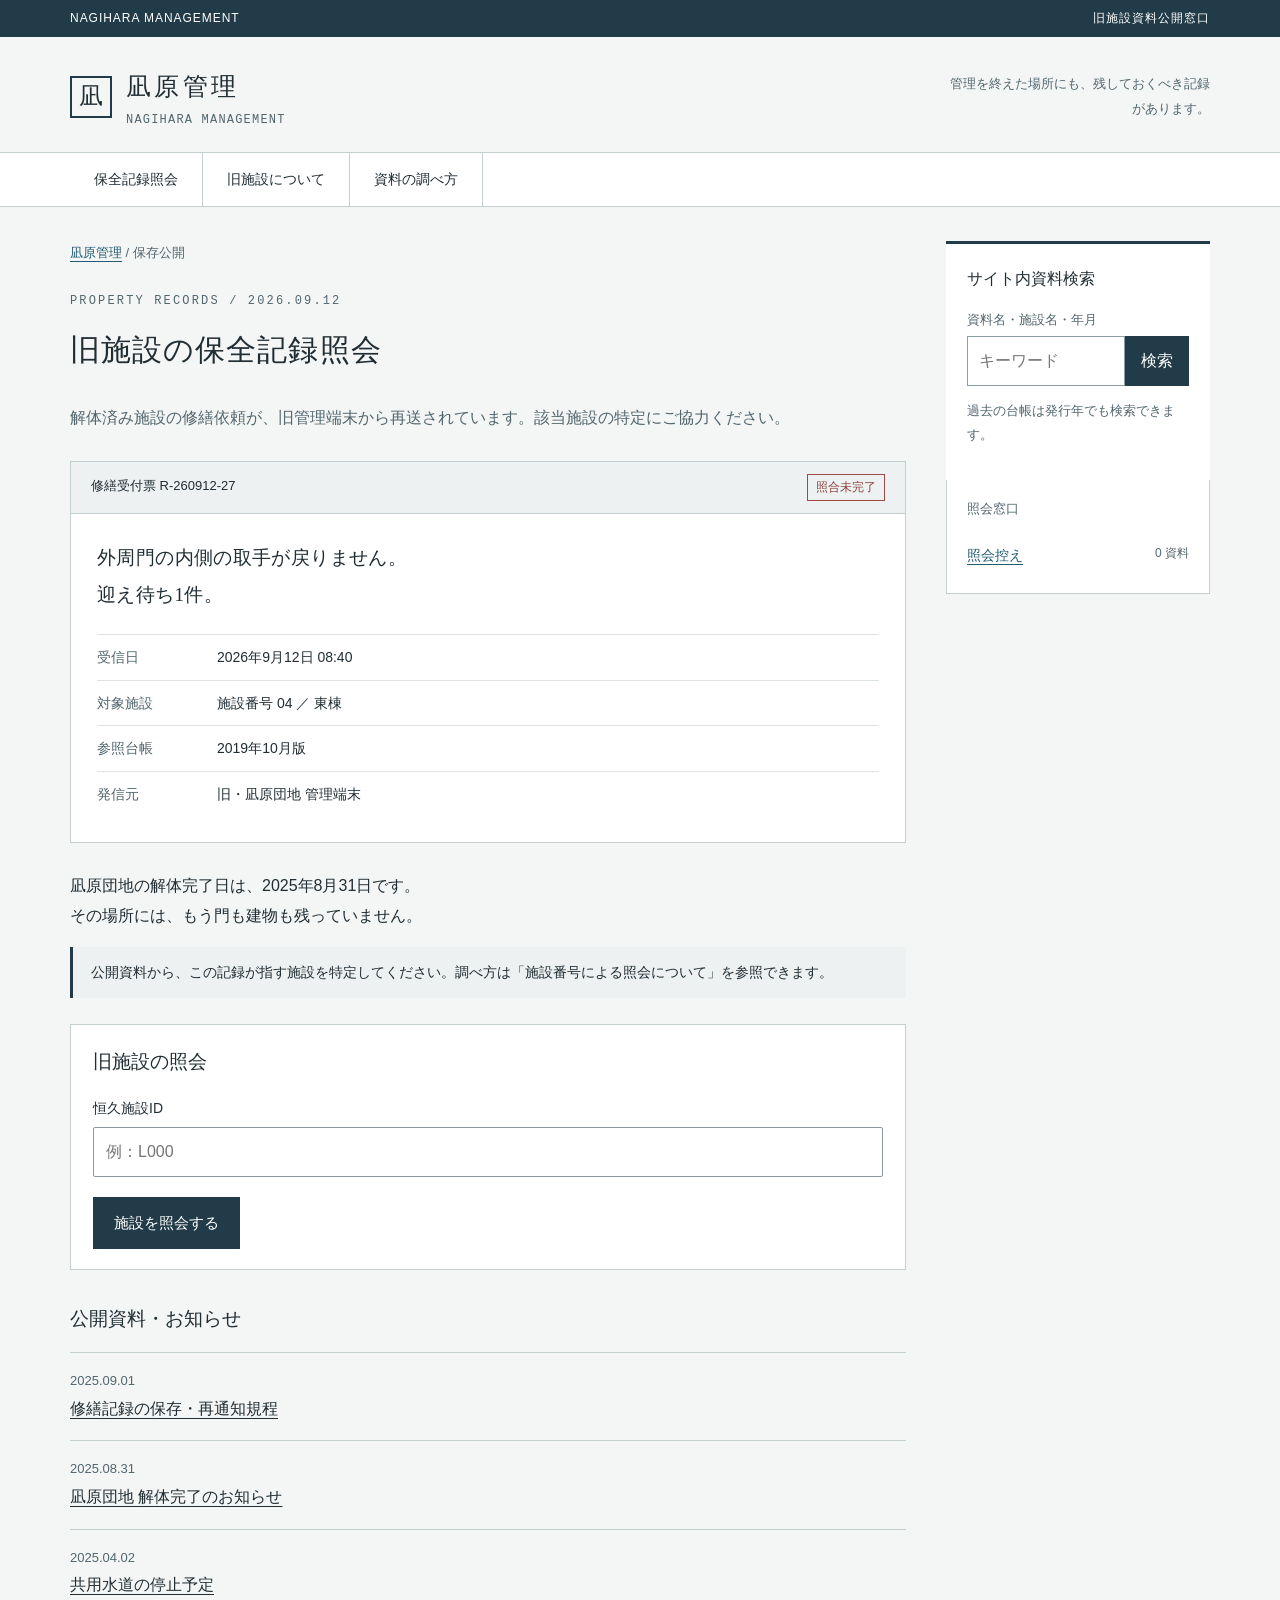
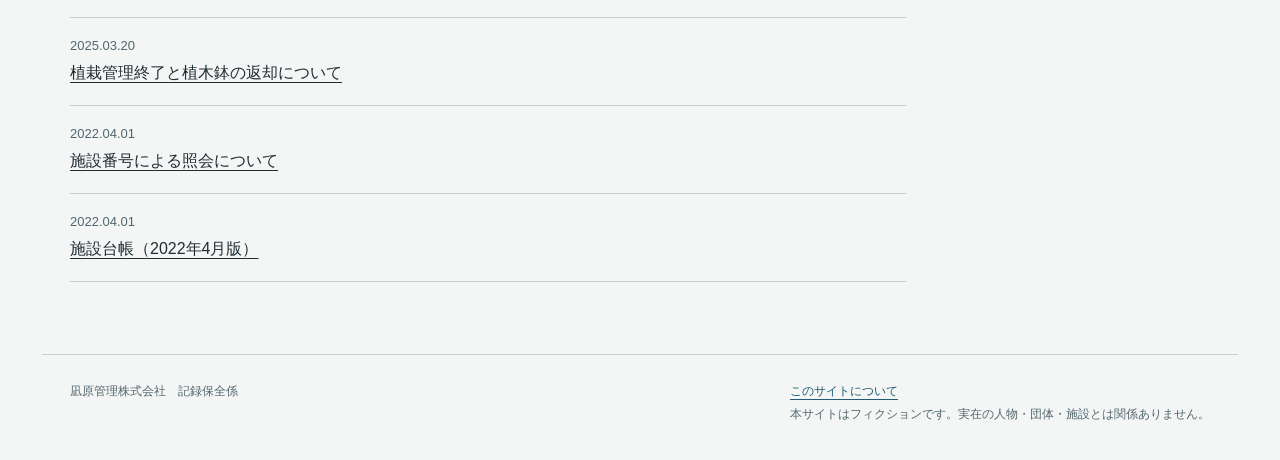
<file: index.html>
<!doctype html>
<html lang="ja"><head><meta charset="utf-8"><meta name="viewport" content="width=device-width,initial-scale=1"><meta name="robots" content="index,follow"><meta name="theme-color" content="#223b48"><meta name="description" content="凪原管理の公開資料と旧施設の保全記録。"><title>凪原管理｜旧施設の記録照会</title><link rel="icon" type="image/svg+xml" href="data:image/svg+xml,%3Csvg xmlns='http://www.w3.org/2000/svg' viewBox='0 0 32 32'%3E%3Crect width='32' height='32' rx='3' fill='%23223b48'/%3E%3Cpath d='M7 25V7h7v18m4 0V13h7v12M4 25h24' stroke='white' fill='none' stroke-width='2'/%3E%3C/svg%3E"><link rel="stylesheet" href="style.css?v=20260913-share"><script src="content.js?v=20260913-blog" defer></script><script src="app.js?v=20260914-footer2" defer></script><link rel="canonical" href="https://yurukusa.github.io/nagihara-records/"><meta property="og:type" content="website"><meta property="og:url" content="https://yurukusa.github.io/nagihara-records/"><meta property="og:site_name" content="凪原管理"><meta property="og:locale" content="ja_JP"><meta property="og:title" content="凪原管理｜旧施設の記録照会"><meta property="og:description" content="解体済み施設の修繕依頼が、旧管理端末から再送されています。該当施設の特定にご協力ください。無料・登録不要、ブラウザで遊べるWeb探索ミステリー。"><meta property="og:image" content="https://yurukusa.github.io/nagihara-records/ogp.png"><meta property="og:image:width" content="1200"><meta property="og:image:height" content="630"><meta property="og:image:alt" content="修繕受付票 R-260912-27。外周門の内側の取手が戻りません。迎え待ち1件。"><meta name="twitter:card" content="summary_large_image"><style>.startup{max-width:44rem;margin:3rem auto;padding:1.5rem;font-family:system-ui,Meiryo,sans-serif;line-height:1.9;color:#233744;background:#fff}.startup h1{font-size:1.5rem}.startup a{color:#223b48;text-decoration:underline}</style></head><body><a class="skip" href="#content">本文へ</a><div id="app">
<main id="content" class="startup" tabindex="-1">
<h1>凪原管理</h1>
<p>旧施設の記録照会を準備しています。</p>
<p>この案内のまま表示が切り替わらない場合、表示に必要なファイルを読み込めていないか、処理が途中で止まっている可能性があります。</p>
<p><a href="about.html#display">表示できない場合のご案内</a></p>
<noscript><p>このブラウザではJavaScriptが無効になっています。記録の検索・照合にはJavaScriptの実行が必要です。</p></noscript>
</main>
</div></body></html>
</file>
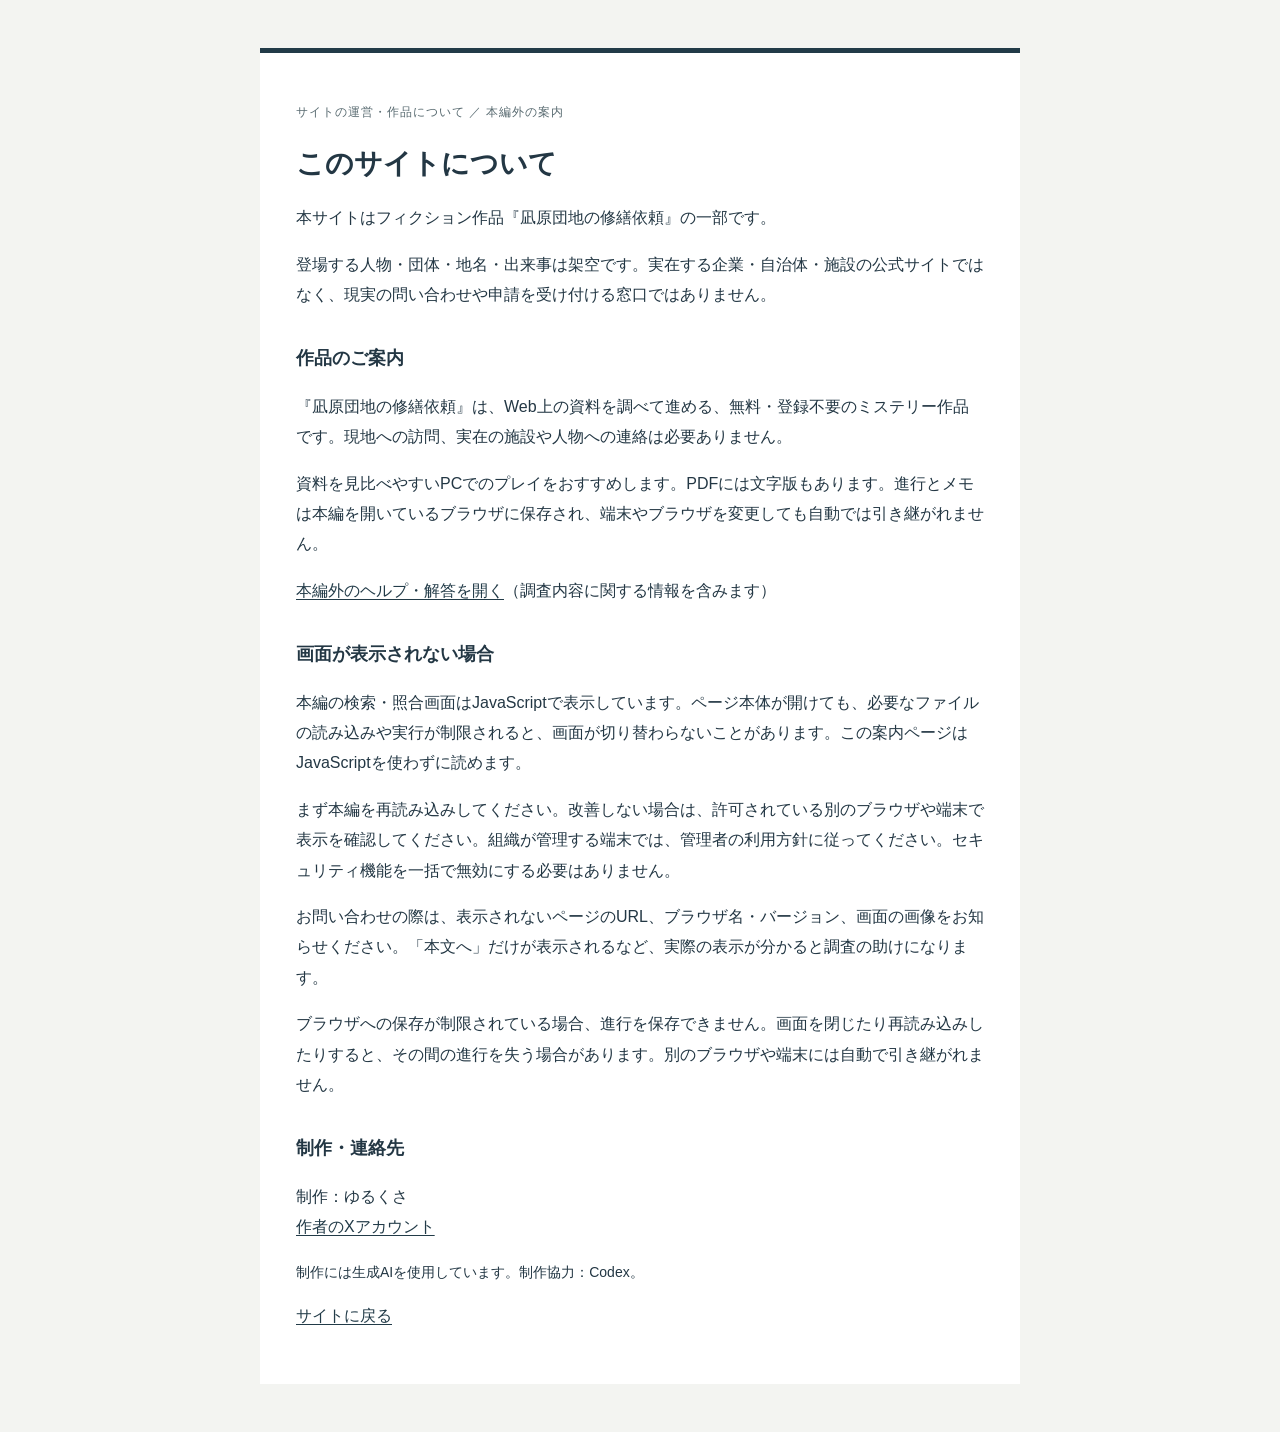
<file: about.html>
<!doctype html>
<html lang="ja"><head><meta charset="utf-8"><meta name="viewport" content="width=device-width,initial-scale=1"><meta name="robots" content="noindex,follow"><title>このサイトについて｜凪原団地の修繕依頼</title>
<style>*{box-sizing:border-box}body{margin:0;background:#f3f4f1;color:#233744;font-family:"Yu Gothic",Meiryo,sans-serif;line-height:1.9}main{max-width:760px;margin:48px auto;padding:36px;background:white;border-top:5px solid #223b48}h1{font-size:1.75rem;line-height:1.5}h2{font-size:1.1rem;margin-top:32px}a{color:#223b48;text-underline-offset:3px}.label{font-size:.75rem;letter-spacing:.08em;color:#596b71}.small{font-size:.875rem}@media(max-width:600px){main{margin:16px;padding:24px}h1{font-size:1.5rem}}</style></head><body><main>
<p class="label">サイトの運営・作品について ／ 本編外の案内</p><h1>このサイトについて</h1>
<p>本サイトはフィクション作品『凪原団地の修繕依頼』の一部です。</p><p>登場する人物・団体・地名・出来事は架空です。実在する企業・自治体・施設の公式サイトではなく、現実の問い合わせや申請を受け付ける窓口ではありません。</p>
<h2>作品のご案内</h2><p>『凪原団地の修繕依頼』は、Web上の資料を調べて進める、無料・登録不要のミステリー作品です。現地への訪問、実在の施設や人物への連絡は必要ありません。</p>
<p>資料を見比べやすいPCでのプレイをおすすめします。PDFには文字版もあります。進行とメモは本編を開いているブラウザに保存され、端末やブラウザを変更しても自動では引き継がれません。</p>
<p><a href="https://yurukusa.github.io/nagihara-records/#/case/hints">本編外のヘルプ・解答を開く</a>（調査内容に関する情報を含みます）</p>
<h2 id="display">画面が表示されない場合</h2>
<p>本編の検索・照合画面はJavaScriptで表示しています。ページ本体が開けても、必要なファイルの読み込みや実行が制限されると、画面が切り替わらないことがあります。この案内ページはJavaScriptを使わずに読めます。</p>
<p>まず本編を再読み込みしてください。改善しない場合は、許可されている別のブラウザや端末で表示を確認してください。組織が管理する端末では、管理者の利用方針に従ってください。セキュリティ機能を一括で無効にする必要はありません。</p>
<p>お問い合わせの際は、表示されないページのURL、ブラウザ名・バージョン、画面の画像をお知らせください。「本文へ」だけが表示されるなど、実際の表示が分かると調査の助けになります。</p>
<p>ブラウザへの保存が制限されている場合、進行を保存できません。画面を閉じたり再読み込みしたりすると、その間の進行を失う場合があります。別のブラウザや端末には自動で引き継がれません。</p>
<h2>制作・連絡先</h2><p>制作：ゆるくさ<br><a href="https://x.com/yurukusa_dev" target="_blank" rel="noopener noreferrer">作者のXアカウント</a></p><p class="small">制作には生成AIを使用しています。制作協力：Codex。</p>
<p><a href="./">サイトに戻る</a></p></main></body></html>
</file>
<file: style.css>
:root{--ink:#202d33;--muted:#52666e;--accent:#223b48;--line:#c6cfd0;--bg:#f4f6f5;--panel:#fff;font-family:'Yu Gothic','Hiragino Kaku Gothic ProN',Meiryo,sans-serif;line-height:1.9;color:var(--ink);background:var(--bg);font-synthesis:none}*{box-sizing:border-box}body{margin:0;font-size:16px}a{color:#225b72;text-underline-offset:4px}button,input,textarea,select{font:inherit}button,a,input,summary{touch-action:manipulation}button{cursor:pointer}a:focus-visible,button:focus-visible,input:focus-visible,textarea:focus-visible,summary:focus-visible{outline:3px solid #bf7308;outline-offset:4px}.skip{position:absolute;left:16px;top:-80px;background:white;padding:12px;z-index:20}.skip:focus{top:8px}.utility{background:var(--accent);color:#fff;padding:7px max(24px,calc((100% - 1140px)/2));font-size:.75rem;display:flex;justify-content:space-between;gap:20px;letter-spacing:.08em}.header{max-width:1196px;margin:auto;padding:26px 28px 22px;display:flex;align-items:center;justify-content:space-between;gap:24px}.brand{display:flex;align-items:center;gap:14px;color:var(--ink);text-decoration:none}.logo{border:2px solid var(--accent);width:42px;height:42px;display:grid;place-content:center;font-family:serif;font-size:1.5rem;font-weight:bold}.brand-name{font-weight:bold;font-size:1.55rem;letter-spacing:.14em}.brand small{display:block;font:12px/1.7 ui-monospace,monospace;letter-spacing:.1em;color:var(--muted)}.head-note{font-size:.8125rem;color:var(--muted);text-align:right}.nav-wrap{border-top:1px solid var(--line);border-bottom:1px solid var(--line);background:var(--panel)}nav{max-width:1140px;margin:auto;display:flex;gap:0;flex-wrap:wrap}nav a{padding:13px 24px;text-decoration:none;font-size:.875rem;color:var(--ink);border-right:1px solid var(--line)}nav a:hover{background:#e8edef}.layout{max-width:1196px;margin:auto;padding:34px 28px 72px;display:grid;grid-template-columns:minmax(0,1fr) 264px;gap:40px}.breadcrumb{font-size:.8125rem;color:var(--muted);margin:0 0 24px}.section-label{font-family:ui-monospace,monospace;font-size:.75rem;letter-spacing:.18em;color:var(--muted);margin:0 0 12px}h1{font-size:1.9rem;line-height:1.65;letter-spacing:.035em;margin:0 0 28px}h2{font-size:1.18rem;line-height:1.8;margin:32px 0 16px}h3{font-size:1.05rem}.intro{font-size:1rem;color:var(--muted)}.case{background:var(--panel);border:1px solid var(--line);margin:28px 0}.case-head{border-bottom:1px solid var(--line);display:flex;justify-content:space-between;gap:14px;padding:12px 20px;font-size:.8125rem;background:#edf1f1}.case-body{padding:25px 26px}.case-body blockquote{font-family:'Yu Mincho',serif;font-size:1.18rem;line-height:2;margin:0 0 20px;letter-spacing:.02em}.meta-grid{display:grid;grid-template-columns:120px 1fr;font-size:.875rem;margin:0}.meta-grid dt,.meta-grid dd{border-top:1px solid #dee3e4;padding:9px 0}.meta-grid dt{color:var(--muted)}.meta-grid dd{margin:0}.status{display:inline-block;border:1px solid #9d4c45;color:#87403a;font-size:.75rem;padding:1px 8px;white-space:nowrap}.search-box{background:var(--panel);border-top:3px solid var(--accent);padding:21px}.search-box h2{margin:0 0 14px;font-size:1rem}.search-row{display:flex;gap:0}.search-row input{width:100%;min-width:0;border:1px solid #8c9da4;padding:9px 11px;background:white;color:var(--ink);border-radius:0}.search-row button{border:1px solid var(--accent);background:var(--accent);color:white;padding:9px 15px;white-space:nowrap}.small{font-size:.8125rem;color:var(--muted);line-height:1.8}.side{align-self:start}.side-links{border-top:1px solid var(--line);margin-top:24px;padding-top:16px}.side-links a{display:block;padding:7px 0;font-size:.875rem}.news{list-style:none;margin:0;padding:0;border-top:1px solid var(--line)}.news li{border-bottom:1px solid var(--line);padding:16px 0}.news time{font-size:.8125rem;color:var(--muted);display:block}.news a{color:var(--ink)}.doc{background:var(--panel);padding:30px 32px;border:1px solid var(--line)}.doc p{margin:16px 0}.doc h1{font-size:1.6rem}.doc h2{padding-bottom:8px;border-bottom:1px solid var(--line)}.table-scroll{overflow:auto;margin:24px 0}table{width:100%;border-collapse:collapse;font-size:.875rem;line-height:1.8}th,td{border:1px solid var(--line);padding:11px 13px;text-align:left;vertical-align:top}th{background:#edf1f1;font-weight:600}caption{text-align:left;margin-bottom:10px;color:var(--muted);font-size:.8125rem}.note{border-left:3px solid var(--accent);padding:12px 18px;background:#edf1f1;font-size:.875rem}.button{display:inline-block;background:var(--accent);color:white;border:1px solid var(--accent);text-decoration:none;padding:11px 20px;font-size:.9375rem;min-height:48px}.button.secondary{color:var(--accent);background:white}.footer{border-top:1px solid var(--line);padding:25px 28px 35px;max-width:1196px;margin:auto;font-size:.75rem;color:var(--muted);display:flex;justify-content:space-between;gap:20px;flex-wrap:wrap}details{border-top:1px solid var(--line);padding:14px 0;margin-top:18px}summary{cursor:pointer;font-size:.875rem}code{font-family:ui-monospace,monospace;background:#edf1f1;padding:2px 5px}#content{min-width:0;outline:none}#content:focus{outline:none}.result{padding:17px 0;border-bottom:1px solid var(--line)}.result a{font-size:1.08rem}.result p{margin:5px 0;font-size:.875rem;color:var(--muted)}.empty{padding:25px;background:white;border:1px solid var(--line)}
@media(max-width:800px){.layout{grid-template-columns:1fr;gap:30px;padding:24px 20px 44px}.side{grid-row:1}.side-links{display:none}.search-box{padding:15px}.search-box .small{margin-bottom:0}.header{padding:20px}.head-note{display:none}.brand-name{font-size:1.25rem}nav a{padding:10px 15px;font-size:.8125rem}h1{font-size:1.5rem}.case-body{padding:20px}.doc{padding:23px 18px}.doc h1{font-size:1.4rem}.utility{padding:6px 20px}.utility span:last-child{display:none}.meta-grid{grid-template-columns:100px 1fr}.breadcrumb{margin:0 0 18px}.section-label{margin-top:8px}th,td{padding:9px 10px}.footer{padding:23px 20px}.case-head{padding:12px 16px}}
@media(prefers-reduced-motion:reduce){*{animation:none!important;transition:none!important;scroll-behavior:auto!important}}
body[data-site="city"]{--accent:#213d74;--ink:#1d2b40;--bg:#f0f3f7;--line:#bcc9db}body[data-site="nursery"]{--accent:#946722;--ink:#3d3323;--bg:#fffef9;--line:#d6cbb4}body[data-site="nursery"] .logo{border-radius:50%;background:#f5e8bb}body[data-site="nursery"] .header{padding-top:35px;padding-bottom:30px}body[data-site="nursery"] .brand-name{letter-spacing:.06em}body[data-site="nursery"] h1{font-family:'Yu Mincho','Hiragino Mincho ProN',serif}body[data-site="blog"]{--accent:#38333c;--ink:#39333b;--bg:#f6f5f7;--line:#cfc9d2}body[data-site="blog"] .brand-name{font-family:'Yu Mincho',serif;font-size:2rem;font-weight:500;letter-spacing:.25em}body[data-site="blog"] .logo{display:none}body[data-site="blog"] .doc{border:none;border-top:1px solid var(--line);background:transparent;padding:25px 0}body[data-site="blog"] .doc p{font-family:'Yu Mincho','Hiragino Mincho ProN',serif;font-size:1.1rem;line-height:2.25;margin:28px 0}body[data-site="blog"] .doc .small{font-family:inherit;font-size:.8125rem}body[data-site="blog"] .doc h1{font-family:'Yu Mincho',serif;font-size:2rem}.lookup-box{padding:20px 22px;background:#fff;border:1px solid var(--line);margin:26px 0}.lookup-box h2{margin-top:0}form label{display:block;font-size:.875rem;margin:15px 0 5px}form input,form select{width:100%;min-height:46px;border:1px solid #8a999f;border-radius:2px;padding:9px 12px;color:var(--ink);background:white}form .button{margin-top:20px}form .feedback{font-size:.875rem;margin:15px 0 0;color:#953c35}form .feedback:empty{display:none}form .feedback.success{background:#eaf2ee;color:#234b3a;padding:15px;border-left:3px solid #356a51}form .feedback:focus{outline:2px solid #9b7440;outline-offset:4px}.form-two{display:grid;grid-template-columns:1fr 1fr;gap:16px}.tools{border:1px solid var(--line);border-top:0;background:#fff;padding:17px 20px}.tools>p:first-child{margin-top:0}.tools a{display:block;padding:8px 0;font-size:.875rem}.tools a span{font-size:.75rem;color:var(--muted);float:right}.tools>p:last-child{border-top:1px solid var(--line);padding-top:12px}.file-card{display:flex;gap:20px;align-items:flex-start;padding:20px;background:#f1f4f8;border:1px solid var(--line);margin:25px 0}.file-card p{margin:4px 0 12px}.file-type{border:1px solid #7789a3;padding:14px 9px;font:700 .875rem/1 ui-monospace,monospace;color:#384e6e}.file-card .button{font-size:.875rem;padding:8px 15px}.redacted{color:#151515;background:#151515;user-select:none;white-space:nowrap}.clipping{background:#fffefa;border:1px solid #d1cbc0;padding:23px 26px;margin:30px 0;box-shadow:2px 3px 0 #e8e4de}.clipping h2{margin-top:0}.clipping table{font-family:'Yu Gothic',sans-serif}.clipping th{background:#f0ede4}.waiting-record{background:#fff;border:1px solid var(--line);border-top:3px solid var(--accent);padding:23px 27px;margin:28px 0}.waiting-count{font-size:1.1rem;margin:8px 0 20px;letter-spacing:.04em}.waiting-count strong{font:normal 3.4rem/1.3 'Yu Mincho',serif;color:#8c462e;padding:0 14px}.archive-banner{padding:25px;background:#e7edf6;border-left:3px solid var(--accent);margin:30px 0}.archive-banner p{font-size:.875rem;margin-bottom:0}.paper-quote{font-size:1rem;margin:25px 0;padding:22px;background:#f2f4f5;border-left:3px solid #708092}.doc-meta{font-size:.8125rem;border-top:1px solid var(--line);padding-top:15px;color:var(--muted);margin-top:30px}.progress-list{padding-left:25px;font-size:.875rem}.progress-list li{padding:7px 0;color:var(--muted)}.progress-list .done{color:#285f46}textarea{width:100%;padding:13px;border:1px solid #879aa3;font-size:1rem;line-height:1.8;resize:vertical;background:white;color:var(--ink)}.single{grid-template-columns:1fr}.ending h1{font-family:'Yu Mincho',serif;font-size:2.1rem}.ending-lead{font-family:'Yu Mincho',serif;font-size:1.3rem;line-height:2.1;margin:30px 0}.ending>p{line-height:2.15;margin:25px 0}.ending blockquote{margin:0;font-family:'Yu Mincho',serif;line-height:2.2}.closure-state{display:flex;flex-direction:column;gap:16px;text-align:center;padding:38px 20px;background:#fff;border-top:1px solid var(--line);border-bottom:1px solid var(--line);margin:45px 0;color:var(--muted)}.closure-state strong{font-size:1.8rem;color:var(--ink);font-family:'Yu Mincho',serif;font-weight:500}.end-mark{text-align:center;font: .875rem/2 ui-monospace,monospace;letter-spacing:.1em}.complete{color:#285f46;border-color:#285f46}.storage-warning{padding:15px 22px;background:#fff0d8;font-size:.875rem}.button+.button{margin-top:12px}.play-guide p{font-size:.875rem;line-height:2}.head-note{max-width:260px}.search-row input{margin:0}.search-row button{border-radius:0}.search-box form label{margin:0 0 5px}.tools .small{font-size:.8125rem}
@media(max-width:800px){.tools{display:flex;flex-wrap:wrap;gap:0 20px;padding:8px 15px}.tools>p:first-child,.tools>p:last-child{display:none}.tools a{font-size:.8125rem}.tools a span{display:none}.lookup-box{padding:18px}.file-card{padding:16px;gap:13px}.file-type{padding:12px 7px}.clipping{padding:19px}.waiting-record{padding:20px}.form-two{gap:10px}.ending h1{font-size:1.65rem}.ending .table-scroll{font-size:.8125rem}.ending .button{display:block;text-align:center}.clipping table{min-width:320px}.footer{padding-bottom:35px}.head-note{display:none}body[data-site="blog"] .doc h1{font-size:1.65rem}body[data-site="blog"] .brand-name{font-size:1.55rem}}
@media(min-width:801px){.side{position:sticky;top:20px}}

.ending-share{border-top:1px solid var(--line);padding-top:26px;text-align:center}.ending-share .button{background:#20272b;border-color:#20272b;color:#fff;white-space:normal}
</file>
